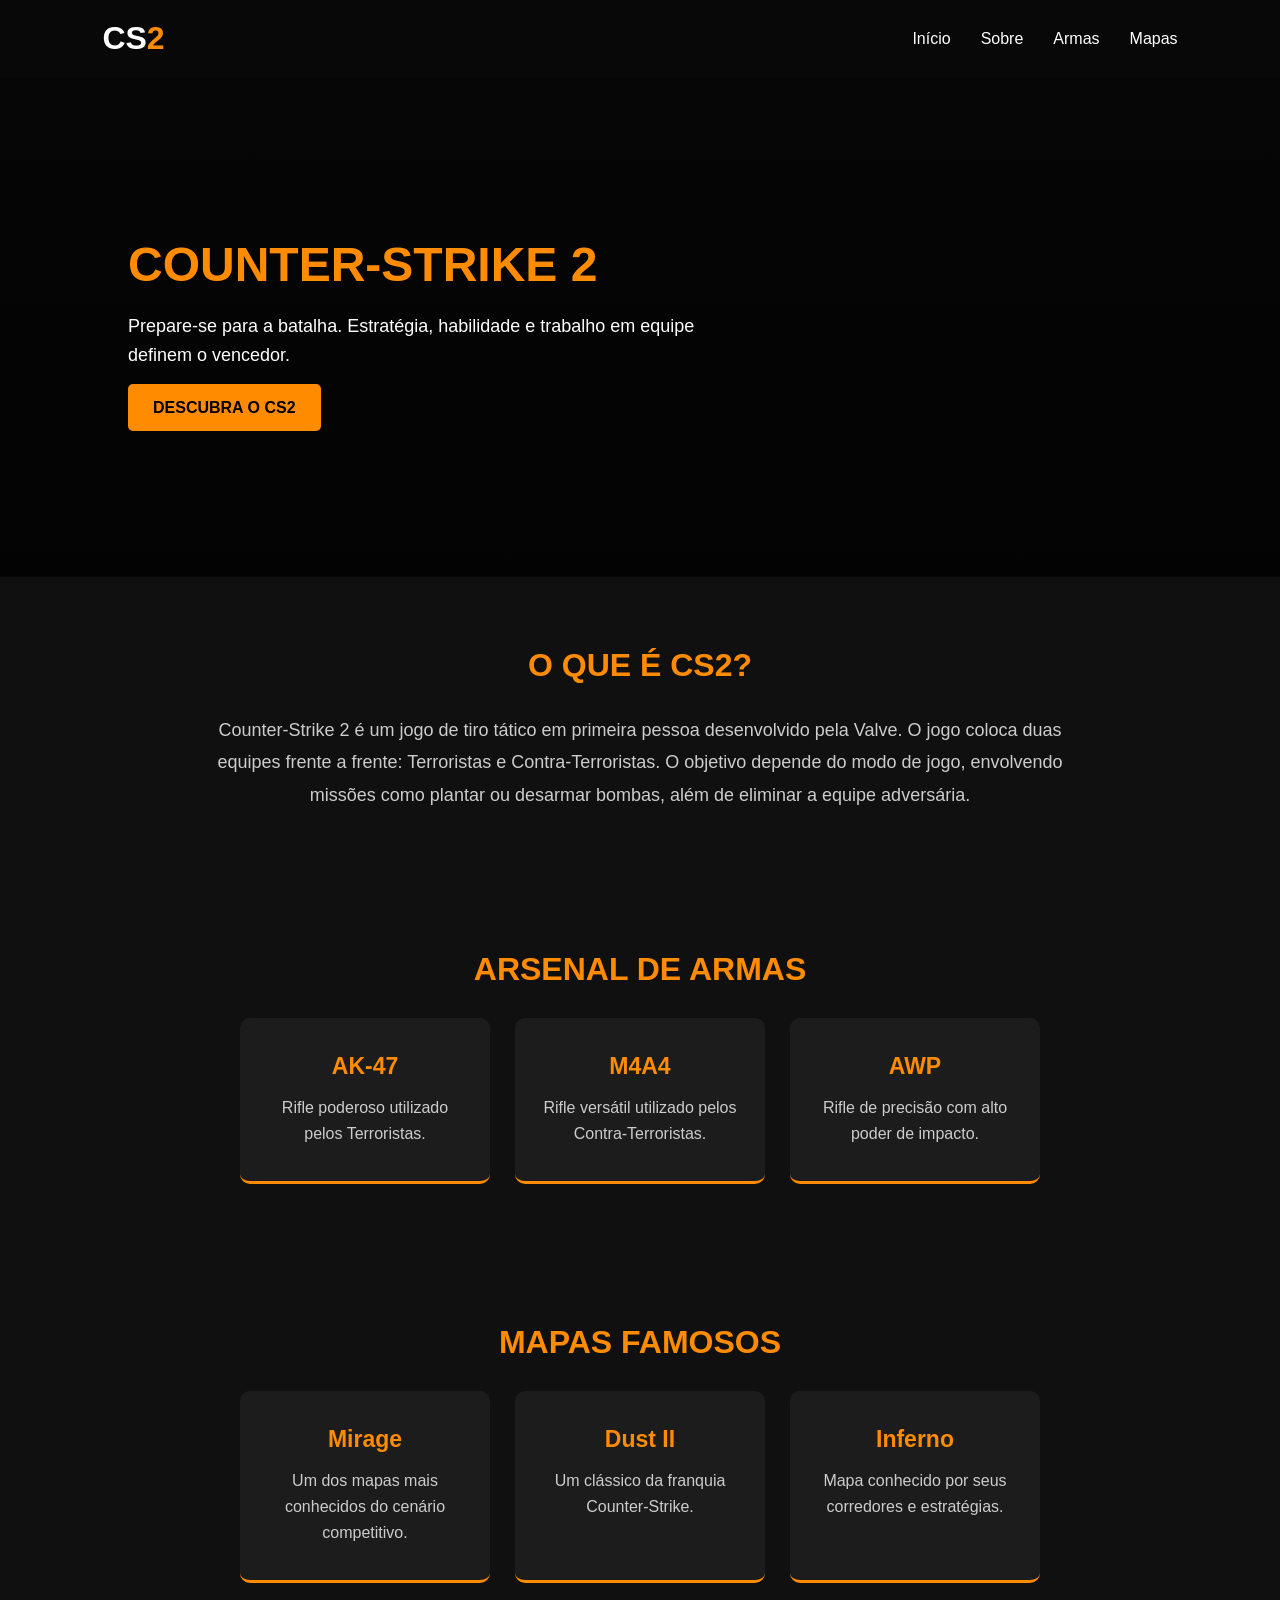
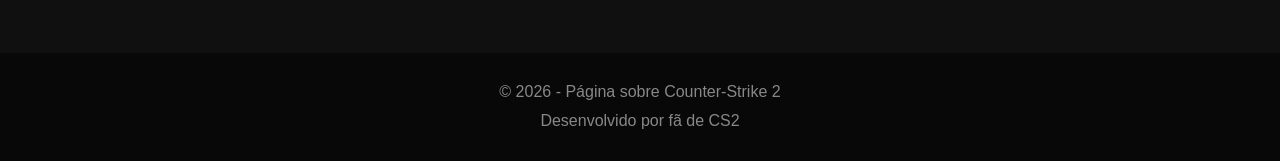
<file: index.html>
<!DOCTYPE html>
<html lang="pt-BR">
<head>
    <meta charset="UTF-8">
    <meta name="viewport" content="width=device-width, initial-scale=1.0">
    <title>Counter-Strike 2 | CS2</title>
    <link rel="stylesheet" href="style.css">
</head>
<body>

    <header>
        <nav>
            <h1>CS<span>2</span></h1>
            <ul>
                <li><a href="#inicio">Início</a></li>
                <li><a href="#sobre">Sobre</a></li>
                <li><a href="#armas">Armas</a></li>
                <li><a href="#mapas">Mapas</a></li>
            </ul>
        </nav>
    </header>

    <section class="hero" id="inicio">
        <div class="hero-content">
            <h2>COUNTER-STRIKE 2</h2>
            <p>
                Prepare-se para a batalha. Estratégia, habilidade
                e trabalho em equipe definem o vencedor.
            </p>
            <a href="#sobre" class="btn">DESCUBRA O CS2</a>
        </div>
    </section>

    <section class="sobre" id="sobre">
        <h2>O QUE É CS2?</h2>
        <p>
            Counter-Strike 2 é um jogo de tiro tático em primeira pessoa
            desenvolvido pela Valve. O jogo coloca duas equipes frente
            a frente: Terroristas e Contra-Terroristas.

            O objetivo depende do modo de jogo, envolvendo missões como
            plantar ou desarmar bombas, além de eliminar a equipe adversária.
        </p>
    </section>

    <section class="armas" id="armas">
        <h2>ARSENAL DE ARMAS</h2>

        <div class="cards">
            <div class="card">
                <h3>AK-47</h3>
                <p>Rifle poderoso utilizado pelos Terroristas.</p>
            </div>

            <div class="card">
                <h3>M4A4</h3>
                <p>Rifle versátil utilizado pelos Contra-Terroristas.</p>
            </div>

            <div class="card">
                <h3>AWP</h3>
                <p>Rifle de precisão com alto poder de impacto.</p>
            </div>
        </div>
    </section>

    <section class="mapas" id="mapas">
        <h2>MAPAS FAMOSOS</h2>

        <div class="cards">
            <div class="card">
                <h3>Mirage</h3>
                <p>Um dos mapas mais conhecidos do cenário competitivo.</p>
            </div>

            <div class="card">
                <h3>Dust II</h3>
                <p>Um clássico da franquia Counter-Strike.</p>
            </div>

            <div class="card">
                <h3>Inferno</h3>
                <p>Mapa conhecido por seus corredores e estratégias.</p>
            </div>
        </div>
    </section>

    <footer>
        <p>© 2026 - Página sobre Counter-Strike 2</p>
        <p>Desenvolvido por fã de CS2</p>
    </footer>

</body>
</html>
</file>
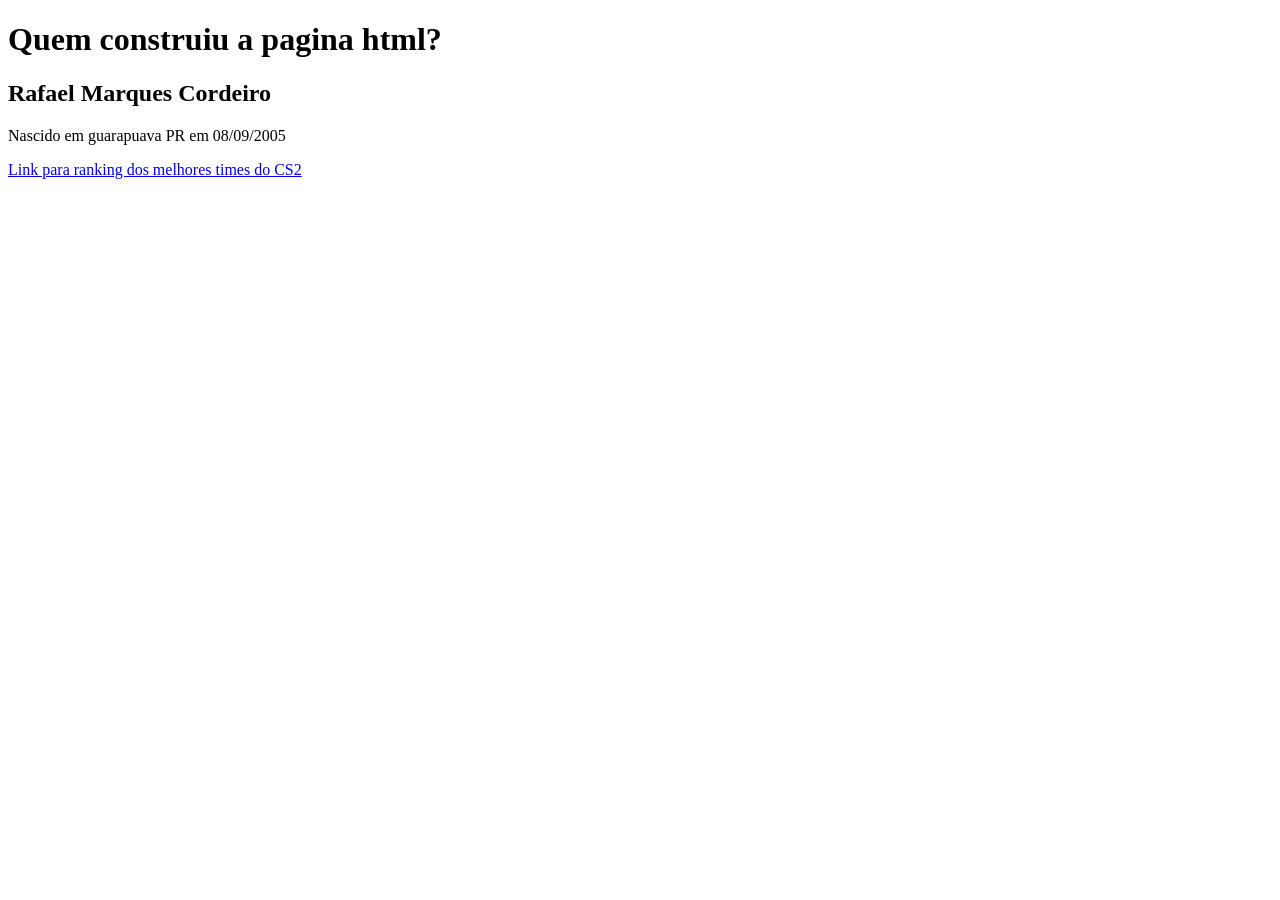
<file: quemconstruiu.html>
<!DOCTYPE html>
<html lang="pt-br">
<head>
    <meta charset="UTF-8">
    <meta name="viewport" content="width=device-width, initial-scale=1.0">
    <title>Quem construiu a pagina.</title>
</head>
<body>
    <h1>Quem construiu a pagina html?</h1>
    <h2>Rafael Marques Cordeiro</h2>
      <p>Nascido em guarapuava PR em 08/09/2005</p>
      <a href="https://www.hltv.org/ranking/teams/2026/november/9">Link para ranking dos melhores times do CS2</a>
</body>
</html>
</file>
<file: style.css>
* {
    margin: 0;
    padding: 0;
    box-sizing: border-box;
    scroll-behavior: smooth;
}

body {
    background: #101010;
    color: white;
    font-family: Arial, sans-serif;
}



header {
    background: #080808;
    padding: 20px 8%;
}

nav {
    display: flex;
    justify-content: space-between;
    align-items: center;
}

nav h1 {
    font-size: 32px;
    color: white;
}

nav h1 span {
    color: #ff8c00;
}

nav ul {
    display: flex;
    list-style: none;
    gap: 30px;
}

nav a {
    color: white;
    text-decoration: none;
    transition: 0.3s;
}

nav a:hover {
    color: #ff8c00;
}


.hero {
    height: 500px;
    background:
        linear-gradient(rgba(0,0,0,0.65), rgba(0,0,0,0.8)),
        url("https://images.unsplash.com/photo-1542751371-adc38448a05e")
        center/cover;
    display: flex;
    align-items: center;
    padding: 0 10%;
}

.hero-content {
    max-width: 600px;
}

.hero h2 {
    font-size: 48px;
    color: #ff8c00;
    margin-bottom: 20px;
}

.hero p {
    font-size: 18px;
    line-height: 1.6;
    margin-bottom: 30px;
}

.btn {
    background: #ff8c00;
    color: black;
    padding: 15px 25px;
    text-decoration: none;
    font-weight: bold;
    border-radius: 5px;
    transition: 0.3s;
}

.btn:hover {
    background: white;
}



section:not(.hero) {
    padding: 70px 10%;
    text-align: center;
}

section h2 {
    color: #ff8c00;
    font-size: 32px;
    margin-bottom: 30px;
}

.sobre p {
    max-width: 850px;
    margin: auto;
    font-size: 18px;
    line-height: 1.8;
    color: #ccc;
}



.cards {
    display: flex;
    justify-content: center;
    gap: 25px;
    flex-wrap: wrap;
}

.card {
    background: #1c1c1c;
    padding: 35px 25px;
    border-radius: 10px;
    width: 250px;
    border-bottom: 3px solid #ff8c00;
    transition: 0.3s;
}

.card:hover {
    transform: translateY(-10px);
    background: #292929;
}

.card h3 {
    color: #ff8c00;
    margin-bottom: 15px;
    font-size: 23px;
}

.card p {
    color: #ccc;
    line-height: 1.6;
}


footer {
    background: #080808;
    text-align: center;
    padding: 25px;
    color: #888;
    line-height: 1.8;
}



@media (max-width: 650px) {
    nav {
        flex-direction: column;
        gap: 20px;
    }

    nav ul {
        gap: 15px;
        flex-wrap: wrap;
        justify-content: center;
    }

    .hero h2 {
        font-size: 34px;
    }

    .hero {
        height: 400px;
    }

    .cards {
        flex-direction: column;
        align-items: center;
    }

    .card {
        width: 100%;
    }
}
</file>
